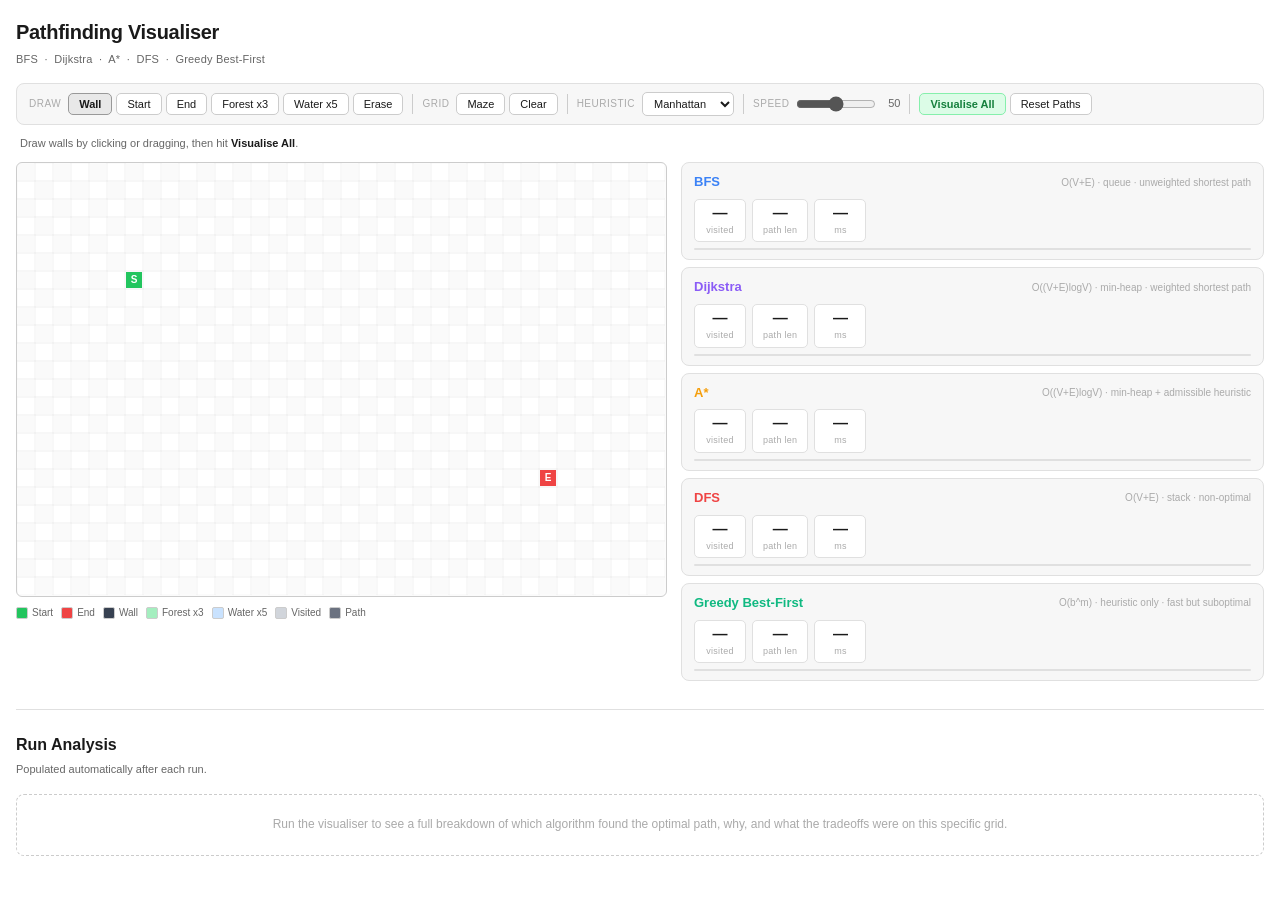
<file: index.html>
<!DOCTYPE html>
<html lang="en">
<head>
  <meta charset="UTF-8" />
  <meta name="viewport" content="width=device-width, initial-scale=1.0" />
  <title>Pathfinding Visualiser</title>
  <link rel="stylesheet" href="style.css" />
</head>
<body>

<div id="app">

  <header id="site-header">
    <h1>Pathfinding Visualiser</h1>
    <p class="subtitle">BFS &nbsp;·&nbsp; Dijkstra &nbsp;·&nbsp; A* &nbsp;·&nbsp; DFS &nbsp;·&nbsp; Greedy Best-First</p>
  </header>

  <div id="toolbar">
    <div class="toolbar-group">
      <span class="toolbar-label">Draw</span>
      <button class="tool-btn active" data-tool="wall">Wall</button>
      <button class="tool-btn" data-tool="start">Start</button>
      <button class="tool-btn" data-tool="end">End</button>
      <button class="tool-btn" data-tool="forest">Forest x3</button>
      <button class="tool-btn" data-tool="water">Water x5</button>
      <button class="tool-btn" data-tool="erase">Erase</button>
    </div>
    <div class="sep"></div>
    <div class="toolbar-group">
      <span class="toolbar-label">Grid</span>
      <button class="tool-btn" onclick="genMaze()">Maze</button>
      <button class="tool-btn" onclick="clearGrid()">Clear</button>
    </div>
    <div class="sep"></div>
    <div class="toolbar-group">
      <span class="toolbar-label">Heuristic</span>
      <select id="heuristic-sel">
        <option value="manhattan">Manhattan</option>
        <option value="euclidean">Euclidean</option>
        <option value="chebyshev">Chebyshev</option>
      </select>
    </div>
    <div class="sep"></div>
    <div class="toolbar-group">
      <span class="toolbar-label">Speed</span>
      <input type="range" id="speed" min="1" max="100" value="50" />
      <span id="speed-label">50</span>
    </div>
    <div class="sep"></div>
    <div class="toolbar-group">
      <button class="tool-btn run-btn" onclick="runAll()">Visualise All</button>
      <button class="tool-btn" onclick="resetPaths()">Reset Paths</button>
    </div>
  </div>

  <div id="status-bar">Draw walls by clicking or dragging, then hit <strong>Visualise All</strong>.</div>

  <div id="main">

    <div id="grid-wrap">
      <canvas id="grid-canvas"></canvas>
      <div id="legend">
        <div class="legend-item"><span class="swatch s-start"></span>Start</div>
        <div class="legend-item"><span class="swatch s-end"></span>End</div>
        <div class="legend-item"><span class="swatch s-wall"></span>Wall</div>
        <div class="legend-item"><span class="swatch s-forest"></span>Forest x3</div>
        <div class="legend-item"><span class="swatch s-water"></span>Water x5</div>
        <div class="legend-item"><span class="swatch s-visited"></span>Visited</div>
        <div class="legend-item"><span class="swatch s-path"></span>Path</div>
      </div>
    </div>

    <div id="panels">

      <div class="algo-panel">
        <div class="algo-header">
          <span class="algo-name" style="color:#3b82f6">BFS</span>
          <span class="algo-tag">O(V+E) · queue · unweighted shortest path</span>
        </div>
        <div class="stats-row">
          <div class="stat"><span class="stat-val" id="bfs-nodes">—</span><span class="stat-lbl">visited</span></div>
          <div class="stat"><span class="stat-val" id="bfs-path">—</span><span class="stat-lbl">path len</span></div>
          <div class="stat"><span class="stat-val" id="bfs-time">—</span><span class="stat-lbl">ms</span></div>
        </div>
        <div class="progress-bar"><div class="progress-fill" id="bfs-prog" style="background:#3b82f6"></div></div>
      </div>

      <div class="algo-panel">
        <div class="algo-header">
          <span class="algo-name" style="color:#8b5cf6">Dijkstra</span>
          <span class="algo-tag">O((V+E)logV) · min-heap · weighted shortest path</span>
        </div>
        <div class="stats-row">
          <div class="stat"><span class="stat-val" id="dijk-nodes">—</span><span class="stat-lbl">visited</span></div>
          <div class="stat"><span class="stat-val" id="dijk-path">—</span><span class="stat-lbl">path len</span></div>
          <div class="stat"><span class="stat-val" id="dijk-time">—</span><span class="stat-lbl">ms</span></div>
        </div>
        <div class="progress-bar"><div class="progress-fill" id="dijk-prog" style="background:#8b5cf6"></div></div>
      </div>

      <div class="algo-panel">
        <div class="algo-header">
          <span class="algo-name" style="color:#f59e0b">A*</span>
          <span class="algo-tag">O((V+E)logV) · min-heap + admissible heuristic</span>
        </div>
        <div class="stats-row">
          <div class="stat"><span class="stat-val" id="astar-nodes">—</span><span class="stat-lbl">visited</span></div>
          <div class="stat"><span class="stat-val" id="astar-path">—</span><span class="stat-lbl">path len</span></div>
          <div class="stat"><span class="stat-val" id="astar-time">—</span><span class="stat-lbl">ms</span></div>
        </div>
        <div class="progress-bar"><div class="progress-fill" id="astar-prog" style="background:#f59e0b"></div></div>
      </div>

      <div class="algo-panel">
        <div class="algo-header">
          <span class="algo-name" style="color:#ef4444">DFS</span>
          <span class="algo-tag">O(V+E) · stack · non-optimal</span>
        </div>
        <div class="stats-row">
          <div class="stat"><span class="stat-val" id="dfs-nodes">—</span><span class="stat-lbl">visited</span></div>
          <div class="stat"><span class="stat-val" id="dfs-path">—</span><span class="stat-lbl">path len</span></div>
          <div class="stat"><span class="stat-val" id="dfs-time">—</span><span class="stat-lbl">ms</span></div>
        </div>
        <div class="progress-bar"><div class="progress-fill" id="dfs-prog" style="background:#ef4444"></div></div>
      </div>

      <div class="algo-panel">
        <div class="algo-header">
          <span class="algo-name" style="color:#10b981">Greedy Best-First</span>
          <span class="algo-tag">O(b^m) · heuristic only · fast but suboptimal</span>
        </div>
        <div class="stats-row">
          <div class="stat"><span class="stat-val" id="greedy-nodes">—</span><span class="stat-lbl">visited</span></div>
          <div class="stat"><span class="stat-val" id="greedy-path">—</span><span class="stat-lbl">path len</span></div>
          <div class="stat"><span class="stat-val" id="greedy-time">—</span><span class="stat-lbl">ms</span></div>
        </div>
        <div class="progress-bar"><div class="progress-fill" id="greedy-prog" style="background:#10b981"></div></div>
      </div>

      <div id="explain-panel">
        <div id="explain-title">Node decision</div>
        <div id="explain-body"></div>
      </div>

    </div>
  </div>

  <div id="analysis-section">
    <h2>Run Analysis</h2>
    <p class="analysis-sub">Populated automatically after each run.</p>
    <div id="analysis-body">
      <div class="analysis-placeholder">
        Run the visualiser to see a full breakdown of which algorithm found the optimal path, why, and what the tradeoffs were on this specific grid.
      </div>
    </div>
  </div>

</div>

<script src="algorithms.js"></script>
<script src="main.js"></script>
</body>
</html>
</file>
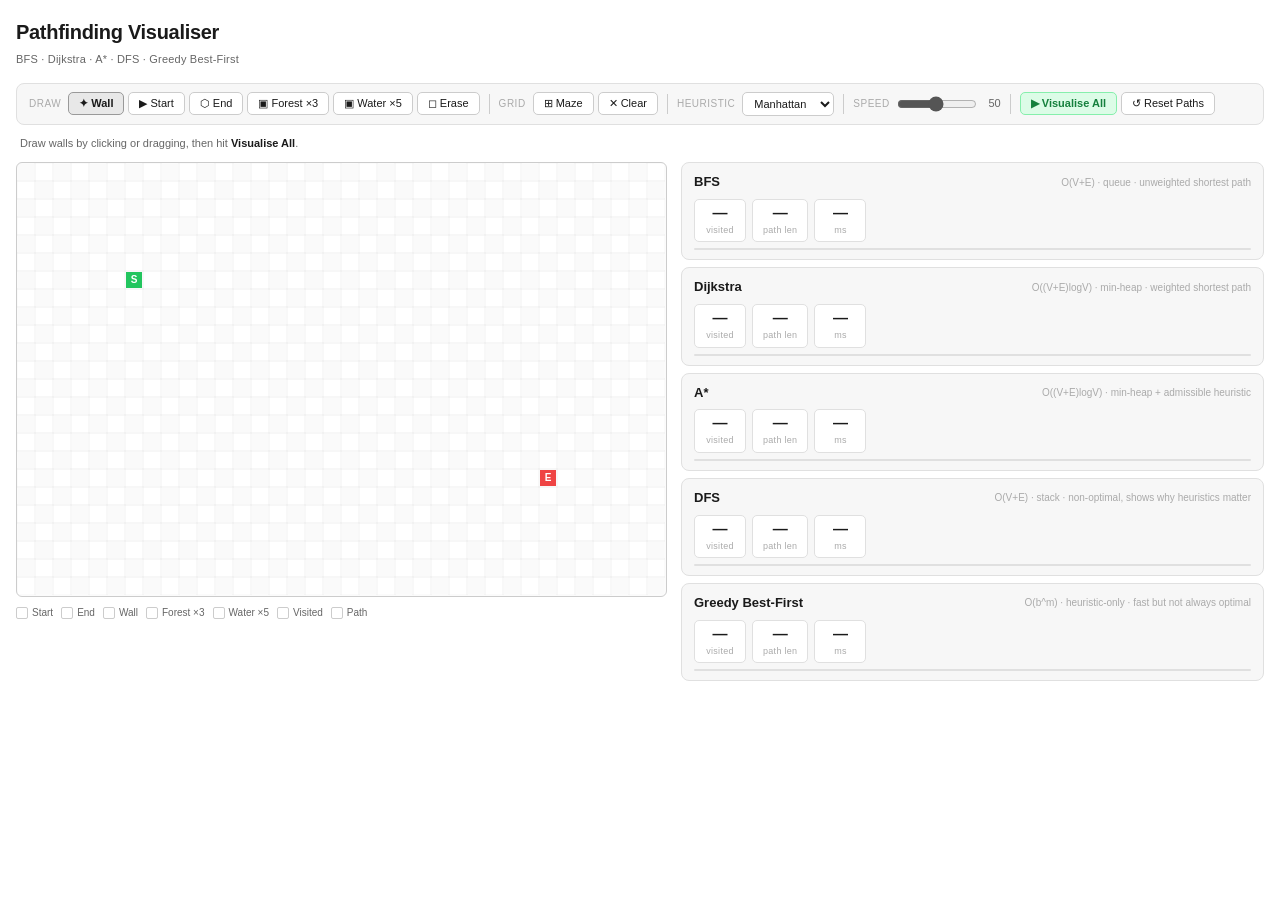
<file: index (8).html>
<!DOCTYPE html>
<html lang="en">
<head>
  <meta charset="UTF-8" />
  <meta name="viewport" content="width=device-width, initial-scale=1.0" />
  <title>Pathfinding Algorithm Visualiser</title>
  <link rel="stylesheet" href="style.css" />
</head>
<body>

<div id="app">
  <header id="site-header">
    <h1>Pathfinding Visualiser</h1>
    <p class="subtitle">BFS · Dijkstra · A* · DFS · Greedy Best-First</p>
  </header>

  <div id="toolbar">
    <div class="toolbar-group">
      <span class="toolbar-label">Draw</span>
      <button class="tool-btn active" id="btn-wall"    data-tool="wall">✦ Wall</button>
      <button class="tool-btn"        id="btn-start"   data-tool="start">▶ Start</button>
      <button class="tool-btn"        id="btn-end"     data-tool="end">⬡ End</button>
      <button class="tool-btn forest" id="btn-forest"  data-tool="forest">▣ Forest ×3</button>
      <button class="tool-btn water"  id="btn-water"   data-tool="water">▣ Water ×5</button>
      <button class="tool-btn"        id="btn-erase"   data-tool="erase">◻ Erase</button>
    </div>
    <div class="sep"></div>
    <div class="toolbar-group">
      <span class="toolbar-label">Grid</span>
      <button class="tool-btn" id="btn-maze"  onclick="genMaze()">⊞ Maze</button>
      <button class="tool-btn danger" onclick="clearGrid()">✕ Clear</button>
    </div>
    <div class="sep"></div>
    <div class="toolbar-group">
      <span class="toolbar-label">Heuristic</span>
      <select id="heuristic-sel">
        <option value="manhattan">Manhattan</option>
        <option value="euclidean">Euclidean</option>
        <option value="chebyshev">Chebyshev</option>
      </select>
    </div>
    <div class="sep"></div>
    <div class="toolbar-group">
      <span class="toolbar-label">Speed</span>
      <input type="range" id="speed" min="1" max="100" value="50" />
      <span id="speed-label">50</span>
    </div>
    <div class="sep"></div>
    <div class="toolbar-group">
      <button class="tool-btn run-btn" onclick="runAll()">▶ Visualise All</button>
      <button class="tool-btn"         onclick="resetPaths()">↺ Reset Paths</button>
    </div>
  </div>

  <div id="status-bar">
    Draw walls by clicking or dragging, then hit <strong>Visualise All</strong>.
  </div>

  <div id="main">
    <!-- Grid -->
    <div id="grid-wrap">
      <canvas id="grid-canvas"></canvas>
      <div id="legend">
        <div class="legend-item"><span class="swatch start"></span>Start</div>
        <div class="legend-item"><span class="swatch end"></span>End</div>
        <div class="legend-item"><span class="swatch wall"></span>Wall</div>
        <div class="legend-item"><span class="swatch forest-sw"></span>Forest ×3</div>
        <div class="legend-item"><span class="swatch water-sw"></span>Water ×5</div>
        <div class="legend-item"><span class="swatch visited-sw"></span>Visited</div>
        <div class="legend-item"><span class="swatch path-sw"></span>Path</div>
      </div>
    </div>

    <!-- Algorithm panels -->
    <div id="panels">

      <div class="algo-panel" id="panel-bfs">
        <div class="algo-header">
          <span class="algo-name bfs-color">BFS</span>
          <span class="algo-tag">O(V+E) · queue · unweighted shortest path</span>
        </div>
        <div class="stats-row">
          <div class="stat"><span class="stat-val" id="bfs-nodes">—</span><span class="stat-lbl">visited</span></div>
          <div class="stat"><span class="stat-val" id="bfs-path">—</span><span class="stat-lbl">path len</span></div>
          <div class="stat"><span class="stat-val" id="bfs-time">—</span><span class="stat-lbl">ms</span></div>
        </div>
        <div class="progress-bar"><div class="progress-fill bfs-bg" id="bfs-prog"></div></div>
      </div>

      <div class="algo-panel" id="panel-dijkstra">
        <div class="algo-header">
          <span class="algo-name dijkstra-color">Dijkstra</span>
          <span class="algo-tag">O((V+E)logV) · min-heap · weighted shortest path</span>
        </div>
        <div class="stats-row">
          <div class="stat"><span class="stat-val" id="dijk-nodes">—</span><span class="stat-lbl">visited</span></div>
          <div class="stat"><span class="stat-val" id="dijk-path">—</span><span class="stat-lbl">path len</span></div>
          <div class="stat"><span class="stat-val" id="dijk-time">—</span><span class="stat-lbl">ms</span></div>
        </div>
        <div class="progress-bar"><div class="progress-fill dijkstra-bg" id="dijk-prog"></div></div>
      </div>

      <div class="algo-panel" id="panel-astar">
        <div class="algo-header">
          <span class="algo-name astar-color">A*</span>
          <span class="algo-tag">O((V+E)logV) · min-heap + admissible heuristic</span>
        </div>
        <div class="stats-row">
          <div class="stat"><span class="stat-val" id="astar-nodes">—</span><span class="stat-lbl">visited</span></div>
          <div class="stat"><span class="stat-val" id="astar-path">—</span><span class="stat-lbl">path len</span></div>
          <div class="stat"><span class="stat-val" id="astar-time">—</span><span class="stat-lbl">ms</span></div>
        </div>
        <div class="progress-bar"><div class="progress-fill astar-bg" id="astar-prog"></div></div>
      </div>

      <div class="algo-panel" id="panel-dfs">
        <div class="algo-header">
          <span class="algo-name dfs-color">DFS</span>
          <span class="algo-tag">O(V+E) · stack · non-optimal, shows why heuristics matter</span>
        </div>
        <div class="stats-row">
          <div class="stat"><span class="stat-val" id="dfs-nodes">—</span><span class="stat-lbl">visited</span></div>
          <div class="stat"><span class="stat-val" id="dfs-path">—</span><span class="stat-lbl">path len</span></div>
          <div class="stat"><span class="stat-val" id="dfs-time">—</span><span class="stat-lbl">ms</span></div>
        </div>
        <div class="progress-bar"><div class="progress-fill dfs-bg" id="dfs-prog"></div></div>
      </div>

      <div class="algo-panel" id="panel-greedy">
        <div class="algo-header">
          <span class="algo-name greedy-color">Greedy Best-First</span>
          <span class="algo-tag">O(b^m) · heuristic-only · fast but not always optimal</span>
        </div>
        <div class="stats-row">
          <div class="stat"><span class="stat-val" id="greedy-nodes">—</span><span class="stat-lbl">visited</span></div>
          <div class="stat"><span class="stat-val" id="greedy-path">—</span><span class="stat-lbl">path len</span></div>
          <div class="stat"><span class="stat-val" id="greedy-time">—</span><span class="stat-lbl">ms</span></div>
        </div>
        <div class="progress-bar"><div class="progress-fill greedy-bg" id="greedy-prog"></div></div>
      </div>

      <!-- Explanation panel (shown after click on visited node) -->
      <div id="explain-panel">
        <div id="explain-title">Node decision</div>
        <div id="explain-body"></div>
      </div>

    </div><!-- /panels -->
  </div><!-- /main -->
</div><!-- /app -->

<script src="algorithms.js"></script>
<script src="main.js"></script>
</body>
</html>
</file>
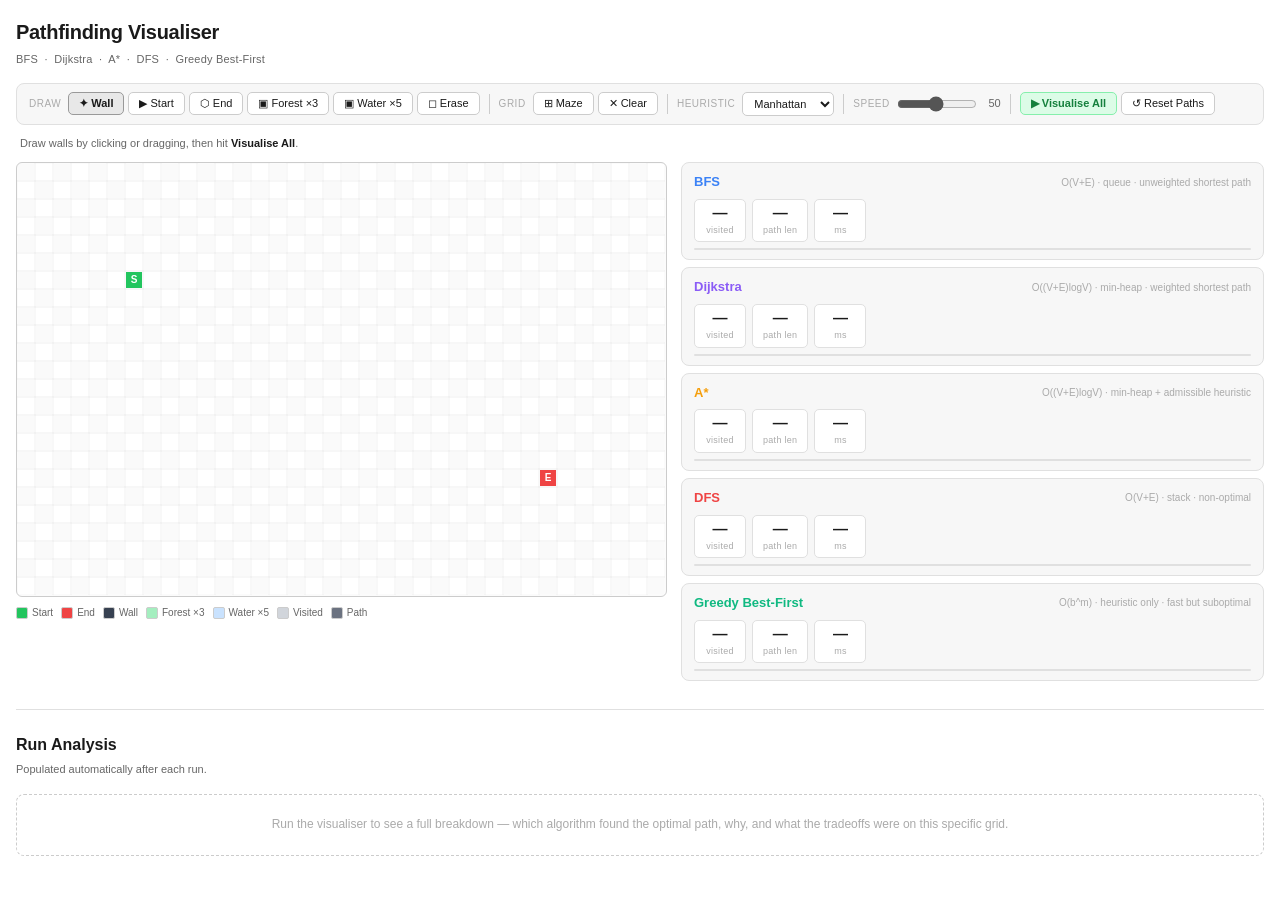
<file: index (9).html>
<!DOCTYPE html>
<html lang="en">
<head>
  <meta charset="UTF-8" />
  <meta name="viewport" content="width=device-width, initial-scale=1.0" />
  <title>Pathfinding Visualiser</title>
  <link rel="stylesheet" href="style.css" />
</head>
<body>

<div id="app">

  <header id="site-header">
    <h1>Pathfinding Visualiser</h1>
    <p class="subtitle">BFS &nbsp;·&nbsp; Dijkstra &nbsp;·&nbsp; A* &nbsp;·&nbsp; DFS &nbsp;·&nbsp; Greedy Best-First</p>
  </header>

  <div id="toolbar">
    <div class="toolbar-group">
      <span class="toolbar-label">Draw</span>
      <button class="tool-btn active" data-tool="wall">✦ Wall</button>
      <button class="tool-btn" data-tool="start">▶ Start</button>
      <button class="tool-btn" data-tool="end">⬡ End</button>
      <button class="tool-btn forest" data-tool="forest">▣ Forest ×3</button>
      <button class="tool-btn water" data-tool="water">▣ Water ×5</button>
      <button class="tool-btn" data-tool="erase">◻ Erase</button>
    </div>
    <div class="sep"></div>
    <div class="toolbar-group">
      <span class="toolbar-label">Grid</span>
      <button class="tool-btn" onclick="genMaze()">⊞ Maze</button>
      <button class="tool-btn danger" onclick="clearGrid()">✕ Clear</button>
    </div>
    <div class="sep"></div>
    <div class="toolbar-group">
      <span class="toolbar-label">Heuristic</span>
      <select id="heuristic-sel">
        <option value="manhattan">Manhattan</option>
        <option value="euclidean">Euclidean</option>
        <option value="chebyshev">Chebyshev</option>
      </select>
    </div>
    <div class="sep"></div>
    <div class="toolbar-group">
      <span class="toolbar-label">Speed</span>
      <input type="range" id="speed" min="1" max="100" value="50" />
      <span id="speed-label">50</span>
    </div>
    <div class="sep"></div>
    <div class="toolbar-group">
      <button class="tool-btn run-btn" onclick="runAll()">▶ Visualise All</button>
      <button class="tool-btn" onclick="resetPaths()">↺ Reset Paths</button>
    </div>
  </div>

  <div id="status-bar">Draw walls by clicking or dragging, then hit <strong>Visualise All</strong>.</div>

  <div id="main">

    <div id="grid-wrap">
      <canvas id="grid-canvas"></canvas>
      <div id="legend">
        <div class="legend-item"><span class="swatch s-start"></span>Start</div>
        <div class="legend-item"><span class="swatch s-end"></span>End</div>
        <div class="legend-item"><span class="swatch s-wall"></span>Wall</div>
        <div class="legend-item"><span class="swatch s-forest"></span>Forest ×3</div>
        <div class="legend-item"><span class="swatch s-water"></span>Water ×5</div>
        <div class="legend-item"><span class="swatch s-visited"></span>Visited</div>
        <div class="legend-item"><span class="swatch s-path"></span>Path</div>
      </div>
    </div>

    <div id="panels">

      <div class="algo-panel">
        <div class="algo-header">
          <span class="algo-name" style="color:#3b82f6">BFS</span>
          <span class="algo-tag">O(V+E) · queue · unweighted shortest path</span>
        </div>
        <div class="stats-row">
          <div class="stat"><span class="stat-val" id="bfs-nodes">—</span><span class="stat-lbl">visited</span></div>
          <div class="stat"><span class="stat-val" id="bfs-path">—</span><span class="stat-lbl">path len</span></div>
          <div class="stat"><span class="stat-val" id="bfs-time">—</span><span class="stat-lbl">ms</span></div>
        </div>
        <div class="progress-bar"><div class="progress-fill" id="bfs-prog" style="background:#3b82f6"></div></div>
      </div>

      <div class="algo-panel">
        <div class="algo-header">
          <span class="algo-name" style="color:#8b5cf6">Dijkstra</span>
          <span class="algo-tag">O((V+E)logV) · min-heap · weighted shortest path</span>
        </div>
        <div class="stats-row">
          <div class="stat"><span class="stat-val" id="dijk-nodes">—</span><span class="stat-lbl">visited</span></div>
          <div class="stat"><span class="stat-val" id="dijk-path">—</span><span class="stat-lbl">path len</span></div>
          <div class="stat"><span class="stat-val" id="dijk-time">—</span><span class="stat-lbl">ms</span></div>
        </div>
        <div class="progress-bar"><div class="progress-fill" id="dijk-prog" style="background:#8b5cf6"></div></div>
      </div>

      <div class="algo-panel">
        <div class="algo-header">
          <span class="algo-name" style="color:#f59e0b">A*</span>
          <span class="algo-tag">O((V+E)logV) · min-heap + admissible heuristic</span>
        </div>
        <div class="stats-row">
          <div class="stat"><span class="stat-val" id="astar-nodes">—</span><span class="stat-lbl">visited</span></div>
          <div class="stat"><span class="stat-val" id="astar-path">—</span><span class="stat-lbl">path len</span></div>
          <div class="stat"><span class="stat-val" id="astar-time">—</span><span class="stat-lbl">ms</span></div>
        </div>
        <div class="progress-bar"><div class="progress-fill" id="astar-prog" style="background:#f59e0b"></div></div>
      </div>

      <div class="algo-panel">
        <div class="algo-header">
          <span class="algo-name" style="color:#ef4444">DFS</span>
          <span class="algo-tag">O(V+E) · stack · non-optimal</span>
        </div>
        <div class="stats-row">
          <div class="stat"><span class="stat-val" id="dfs-nodes">—</span><span class="stat-lbl">visited</span></div>
          <div class="stat"><span class="stat-val" id="dfs-path">—</span><span class="stat-lbl">path len</span></div>
          <div class="stat"><span class="stat-val" id="dfs-time">—</span><span class="stat-lbl">ms</span></div>
        </div>
        <div class="progress-bar"><div class="progress-fill" id="dfs-prog" style="background:#ef4444"></div></div>
      </div>

      <div class="algo-panel">
        <div class="algo-header">
          <span class="algo-name" style="color:#10b981">Greedy Best-First</span>
          <span class="algo-tag">O(b^m) · heuristic only · fast but suboptimal</span>
        </div>
        <div class="stats-row">
          <div class="stat"><span class="stat-val" id="greedy-nodes">—</span><span class="stat-lbl">visited</span></div>
          <div class="stat"><span class="stat-val" id="greedy-path">—</span><span class="stat-lbl">path len</span></div>
          <div class="stat"><span class="stat-val" id="greedy-time">—</span><span class="stat-lbl">ms</span></div>
        </div>
        <div class="progress-bar"><div class="progress-fill" id="greedy-prog" style="background:#10b981"></div></div>
      </div>

      <div id="explain-panel">
        <div id="explain-title">Node decision</div>
        <div id="explain-body"></div>
      </div>

    </div>
  </div>

  <div id="analysis-section">
    <h2>Run Analysis</h2>
    <p class="analysis-sub">Populated automatically after each run.</p>
    <div id="analysis-body">
      <div class="analysis-placeholder">
        Run the visualiser to see a full breakdown — which algorithm found the optimal path, why, and what the tradeoffs were on this specific grid.
      </div>
    </div>
  </div>

</div>

<script src="algorithms.js"></script>
<script src="main.js"></script>
</body>
</html>
</file>
<file: style.css>
*, *::before, *::after {
  box-sizing: border-box;
  margin: 0;
  padding: 0;
}

:root {
  --bg:         #ffffff;
  --bg-panel:   #f7f7f7;
  --bg-card:    #f0f0f0;
  --border:     #e0e0e0;
  --border-med: #cccccc;
  --text:       #1a1a1a;
  --text-muted: #666666;
  --text-faint: #aaaaaa;

  --bfs:      #3b82f6;
  --dijk:     #8b5cf6;
  --astar:    #f59e0b;
  --dfs:      #ef4444;
  --greedy:   #10b981;
}

html { height: 100%; }

body {
  background: var(--bg);
  color: var(--text);
  font-family: 'Inter', 'Segoe UI', sans-serif;
  font-size: 12px;
  line-height: 1.6;
  min-height: 100vh;
  padding: 16px;
}

#site-header {
  margin-bottom: 14px;
}

#site-header h1 {
  font-size: 20px;
  font-weight: 700;
  letter-spacing: -0.3px;
  color: var(--text);
}

.subtitle {
  color: var(--text-muted);
  font-size: 11px;
  margin-top: 3px;
  letter-spacing: 0.2px;
}

#toolbar {
  display: flex;
  flex-wrap: wrap;
  gap: 6px;
  align-items: center;
  background: var(--bg-panel);
  border: 1px solid var(--border);
  border-radius: 8px;
  padding: 8px 12px;
  margin-bottom: 8px;
}

.toolbar-group {
  display: flex;
  align-items: center;
  gap: 4px;
}

.toolbar-label {
  font-size: 10px;
  color: var(--text-faint);
  margin-right: 3px;
  text-transform: uppercase;
  letter-spacing: 0.5px;
}

.sep {
  width: 1px;
  height: 20px;
  background: var(--border-med);
  margin: 0 3px;
}

.tool-btn {
  padding: 4px 10px;
  font-size: 11px;
  font-family: inherit;
  border: 1px solid var(--border-med);
  border-radius: 5px;
  cursor: pointer;
  background: #ffffff;
  color: var(--text);
  transition: background 0.1s, transform 0.08s;
  white-space: nowrap;
}

.tool-btn:hover  { background: var(--bg-card); }
.tool-btn:active { transform: scale(0.97); }

.tool-btn.active {
  background: #e8e8e8;
  border-color: #999999;
  color: var(--text);
  font-weight: 700;
}

.tool-btn.run-btn {
  background: #dcfce7;
  border-color: #86efac;
  color: #15803d;
  font-weight: 700;
}

.tool-btn.run-btn:hover {
  background: #bbf7d0;
  border-color: #4ade80;
}

#heuristic-sel {
  font-size: 11px;
  font-family: inherit;
  padding: 4px 7px;
  border: 1px solid var(--border-med);
  border-radius: 5px;
  background: #ffffff;
  color: var(--text);
  cursor: pointer;
}

#speed { width: 80px; accent-color: #555555; }
#speed-label { font-size: 11px; color: var(--text-muted); min-width: 20px; text-align: right; }

#status-bar {
  font-size: 11px;
  color: var(--text-muted);
  padding: 2px 4px;
  margin-bottom: 8px;
}

#status-bar strong { color: var(--text); }

#main {
  display: flex;
  gap: 14px;
  align-items: flex-start;
}

#grid-wrap { flex-shrink: 0; }

#grid-canvas {
  display: block;
  cursor: crosshair;
  border: 1px solid var(--border-med);
  border-radius: 6px;
}

#legend {
  display: flex;
  flex-wrap: wrap;
  gap: 8px;
  margin-top: 8px;
  font-size: 10px;
  color: var(--text-muted);
}

.legend-item { display: flex; align-items: center; gap: 4px; }

.swatch {
  width: 12px;
  height: 12px;
  border-radius: 2px;
  border: 1px solid var(--border-med);
  flex-shrink: 0;
}

.s-start   { background: #22c55e; }
.s-end     { background: #ef4444; }
.s-wall    { background: #374151; }
.s-forest  { background: rgba(74,222,128,0.5); }
.s-water   { background: rgba(147,197,253,0.5); }
.s-visited { background: #d1d5db; }
.s-path    { background: #6b7280; }

#panels {
  flex: 1;
  display: flex;
  flex-direction: column;
  gap: 7px;
  min-width: 0;
}

.algo-panel {
  background: var(--bg-panel);
  border: 1px solid var(--border);
  border-radius: 8px;
  padding: 9px 12px;
  display: flex;
  flex-direction: column;
  gap: 6px;
}

.algo-header {
  display: flex;
  align-items: center;
  justify-content: space-between;
  flex-wrap: wrap;
  gap: 4px;
}

.algo-name { font-weight: 700; font-size: 13px; }
.algo-tag  { font-size: 10px; color: var(--text-faint); }

.stats-row { display: flex; gap: 6px; flex-wrap: wrap; }

.stat {
  display: flex;
  flex-direction: column;
  align-items: center;
  background: #ffffff;
  border: 1px solid var(--border);
  border-radius: 5px;
  padding: 4px 10px;
  min-width: 52px;
}

.stat-val { font-size: 15px; font-weight: 700; line-height: 1.2; color: var(--text); }
.stat-lbl { font-size: 9px; color: var(--text-faint); letter-spacing: 0.3px; margin-top: 1px; }

.progress-bar {
  height: 2px;
  border-radius: 2px;
  background: var(--border);
  overflow: hidden;
}

.progress-fill {
  height: 100%;
  border-radius: 2px;
  width: 0%;
  transition: width 0.08s linear;
}

#explain-panel {
  display: none;
  background: var(--bg-panel);
  border: 1px solid var(--border-med);
  border-radius: 8px;
  padding: 10px 12px;
  font-size: 11px;
  color: var(--text-muted);
}

#explain-panel.show { display: block; }
#explain-title { font-weight: 700; font-size: 12px; color: var(--text); margin-bottom: 5px; }
#explain-body p { line-height: 1.75; margin-bottom: 4px; }

.cost-badge {
  display: inline-block;
  background: #ffffff;
  border: 1px solid var(--border-med);
  border-radius: 4px;
  padding: 2px 7px;
  margin: 2px 3px 2px 0;
  font-family: 'Courier New', monospace;
  font-size: 11px;
  color: var(--text);
}

.cost-badge.f-val {
  background: #fffbeb;
  border-color: #fcd34d;
  color: #92400e;
}

#analysis-section {
  margin-top: 28px;
  padding-top: 22px;
  border-top: 1px solid var(--border);
}

#analysis-section h2 {
  font-size: 16px;
  font-weight: 700;
  color: var(--text);
  margin-bottom: 3px;
}

.analysis-sub {
  font-size: 11px;
  color: var(--text-muted);
  margin-bottom: 16px;
}

.analysis-placeholder {
  font-size: 12px;
  color: var(--text-faint);
  padding: 20px;
  border: 1px dashed var(--border-med);
  border-radius: 8px;
  text-align: center;
}

.analysis-grid {
  display: grid;
  grid-template-columns: repeat(auto-fit, minmax(240px, 1fr));
  gap: 12px;
  margin-bottom: 16px;
}

.analysis-card {
  background: var(--bg-panel);
  border: 1px solid var(--border);
  border-radius: 8px;
  padding: 12px 14px;
}

.analysis-card.winner {
  border-color: var(--border-med);
  background: #fafafa;
}

.analysis-card h3 {
  font-size: 10px;
  font-weight: 700;
  color: var(--text-faint);
  text-transform: uppercase;
  letter-spacing: 0.6px;
  margin-bottom: 7px;
}

.analysis-card .winner-name {
  font-size: 20px;
  font-weight: 700;
  margin-bottom: 5px;
}

.analysis-card p {
  font-size: 11px;
  color: var(--text-muted);
  line-height: 1.7;
}

.analysis-card .metric-row {
  display: flex;
  justify-content: space-between;
  align-items: baseline;
  padding: 5px 0;
  border-bottom: 1px solid var(--border);
  font-size: 11px;
}

.analysis-card .metric-row:last-child { border-bottom: none; }
.analysis-card .metric-row .label { color: var(--text-muted); }
.analysis-card .metric-row .val   { font-weight: 700; font-family: 'Courier New', monospace; color: var(--text); }

.analysis-verdict {
  background: var(--bg-panel);
  border: 1px solid var(--border);
  border-radius: 8px;
  padding: 16px 18px;
  font-size: 12px;
  line-height: 1.8;
  color: var(--text-muted);
}

.analysis-verdict h3 {
  font-size: 13px;
  font-weight: 700;
  color: var(--text);
  margin-bottom: 10px;
}

.analysis-verdict strong { color: var(--text); font-weight: 700; }

.analysis-verdict .tag {
  display: inline-block;
  padding: 1px 6px;
  border-radius: 3px;
  font-size: 10px;
  font-weight: 700;
  margin: 0 1px;
  background: #f0f0f0;
  border: 1px solid var(--border-med);
  color: var(--text);
}

@media (max-width: 900px) {
  #main { flex-direction: column; }
}
</file>
